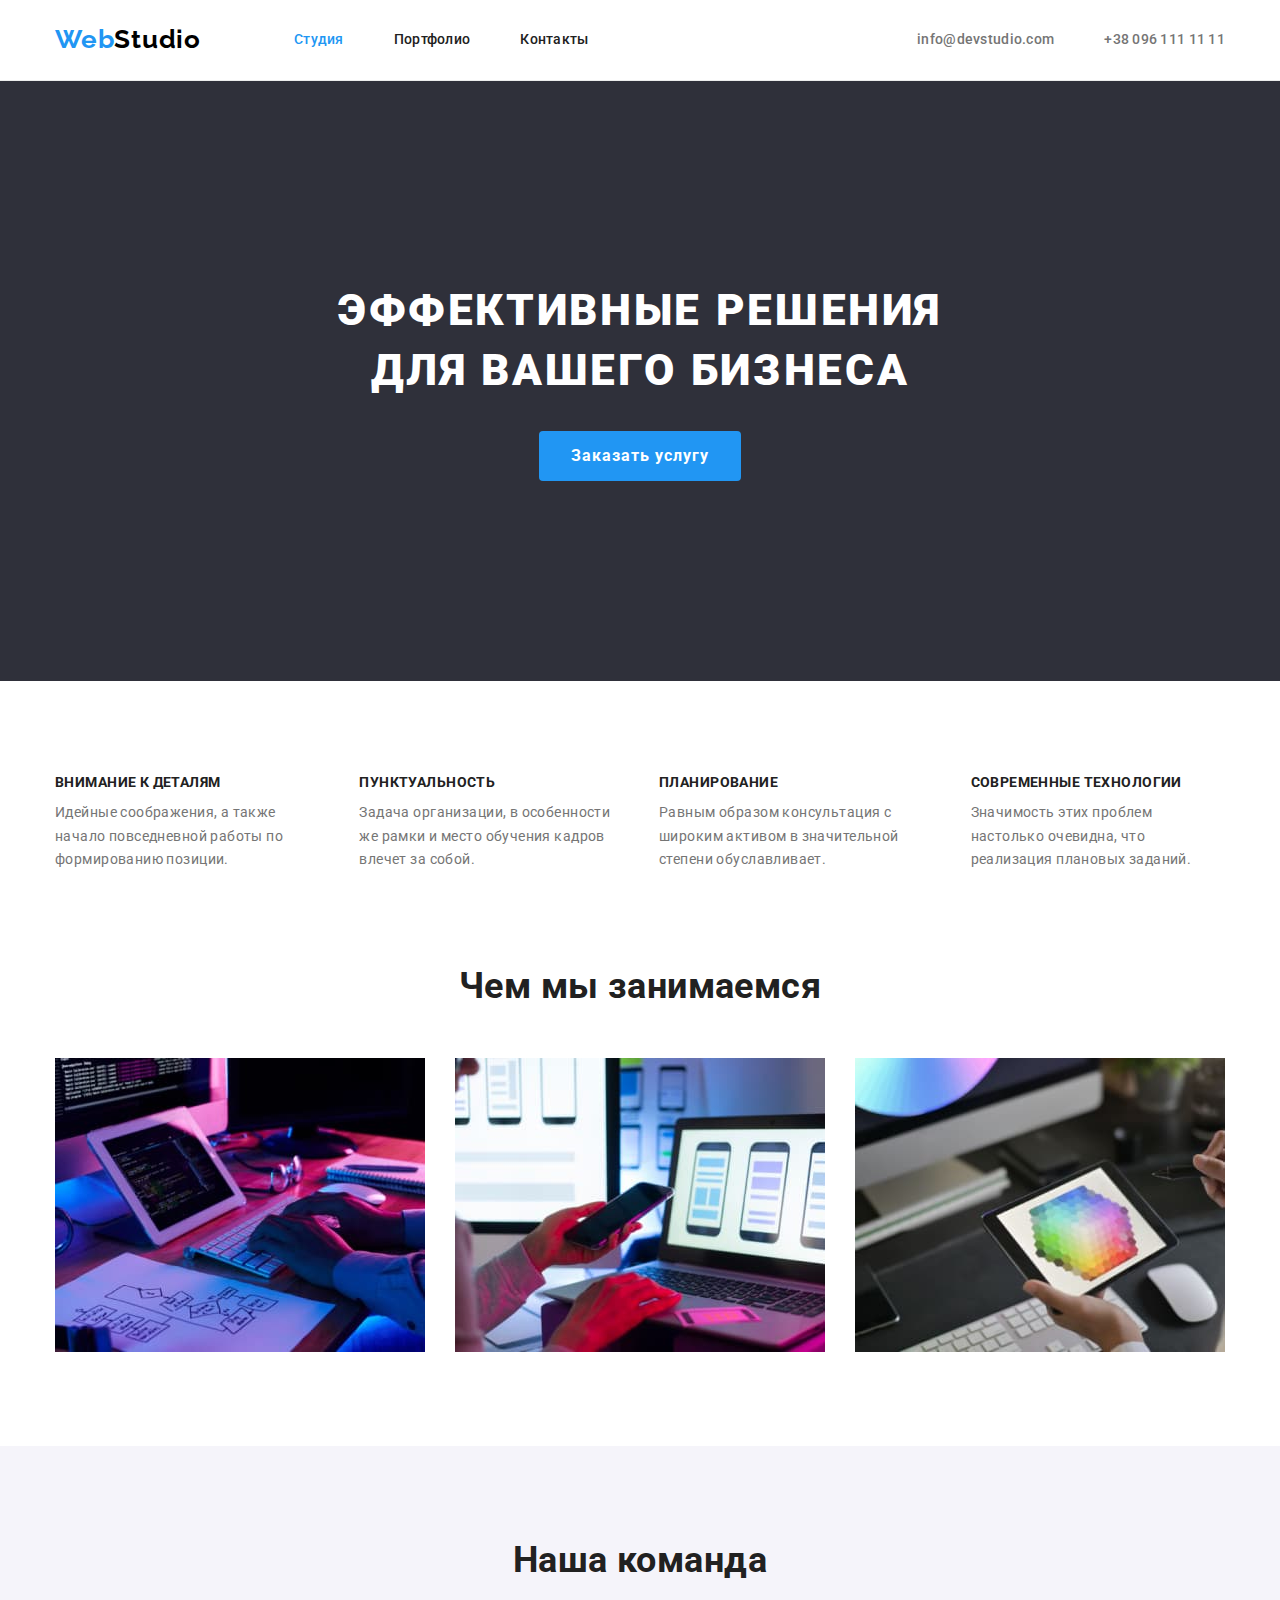
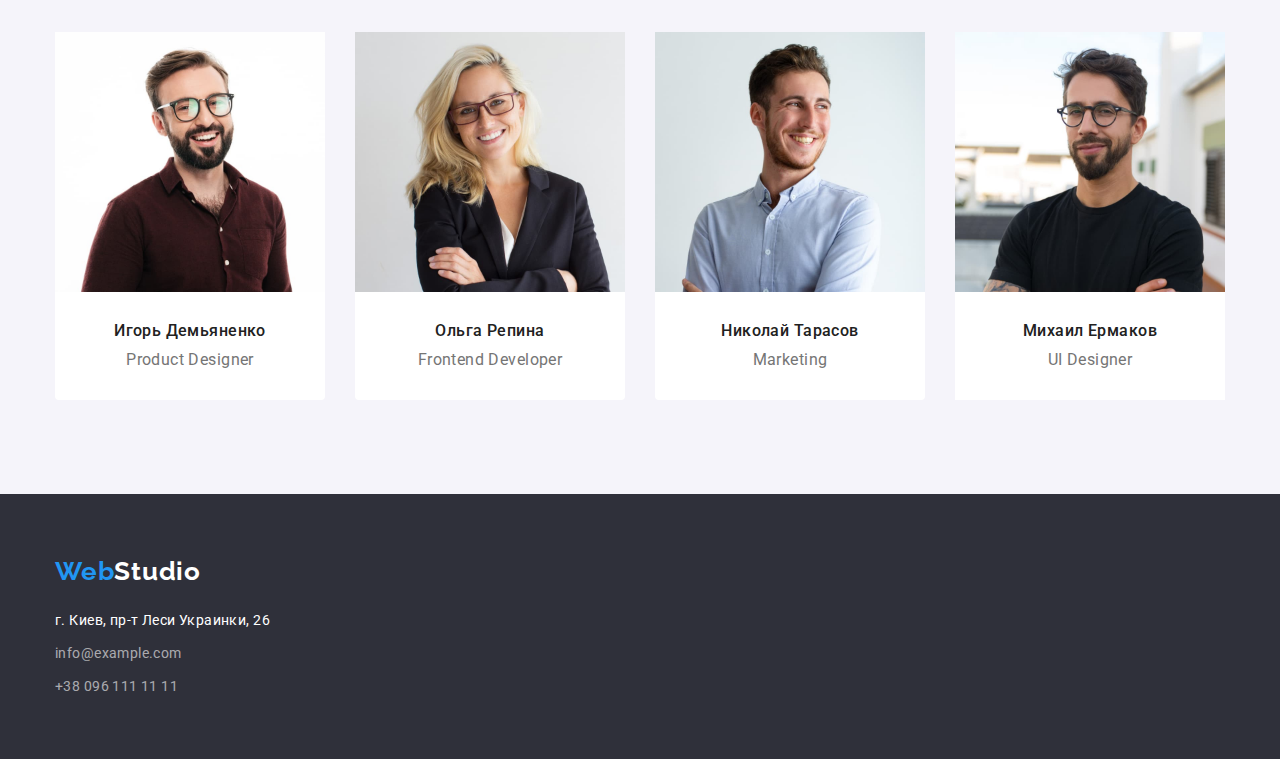
<file: index.html>
<!DOCTYPE html>
<html lang="ru">
<head>
    <meta charset="UTF-8">
    <meta http-equiv="X-UA-Compatible" content="IE=edge">
    <meta name="viewport" content="width=device-width, initial-scale=1.0">
    <title>Document</title>
    <link href="https://fonts.googleapis.com/css2?family=Raleway:wght@700&family=Roboto:wght@400;500;700;900&display=swap" rel="stylesheet">
    <link rel="stylesheet" href="https://cdnjs.cloudflare.com/ajax/libs/modern-normalize/1.1.0/modern-normalize.min.css">
    <link rel="stylesheet" href="./css/styles.css">
</head>

<body>
    <header class="site-header">
        <div class="container header-menu">
            
            <a href="./index.html" class="logo"><span class="logo-first" lang="en">Web</span>Studio</a>
            <nav class="navigation">
                <ul class="site-nav-list list">    
                    <li class="item" > <a class="site-nav-link-current link" href="./index.html">Студия</a></li>
                    <li class="item" > <a class="site-nav-link link" href="./portfolio.html">Портфолио</a></li>
                    <li class="item" > <a class="site-nav-link link" href="">Контакты</a></li>
                </ul>
            </nav>
            <ul class="site-header-contacts list">
                <li class="item"> <a class="site-header-contact" href="mailto:info@devstudio.com" lang="en">info@devstudio.com</a></li>
                <li class="item"> <a class="site-header-contact" href="tel:+380961111111">+38 096 111 11 11</a></li>           
            </ul>
        </div>
        
    </header>   
    <main>
        <section class="site-hero">
            <div class="container">
                <h1 class="site-hero-title">Эффективные решения для вашего бизнеса</h1>
                <button type="button" class="site-hero-button">Заказать услугу</button>
            </div>
                
            
        </section>
        <section class="section">
            <div class="container">
                <h2 class="visually-hidden" > Наши приемушества </h2>
                <ul class="main-text-list list">
                    <li class="main-text"> 
                        <h3 class="section-subtitle">Внимание к деталям</h3>
                        <p class="text">Идейные соображения, а также начало повседневной работы по формированию позиции.</p>
                    </li>
                    <li class="main-text">
                        <h3 class="section-subtitle">Пунктуальность</h3>
                        <p class="text">Задача организации, в особенности же рамки и место обучения кадров влечет за собой.</p>
                    </li>
                    <li class="main-text">
                         <h3 class="section-subtitle">Планирование</h3>
                        <p class="text">Равным образом консультация с широким активом в значительной степени обуславливает.</p>
                    </li>
                    <li class="main-text">  
                        <h3 class="section-subtitle">Современные технологии</h3>
                        <p class="text">Значимость этих проблем настолько очевидна, что реализация плановых заданий.</p>
                    </li>
    
                </ul>

            </div>
            
        </section>
        <section class="work-section section">
            <div class="container">
                <h2 class="section-title">Чем мы занимаемся</h2>
                <ul class="work-list list">
                    <li class="work-item"><img src="./images/pic.1.jpg" alt="програмирование" width="370"></li>
                    <li class="work-item"><img src="./images/pic.2.jpg" alt="дизайн" width="370"></li>
                    <li class="work-item"><img src="./images/pic.3.jpg" alt="работа с цветом" width="370"></li>
                </ul>

            </div>
            
        </section>
        <section class="company-team section ">
            <div class="container">
                <h2 class="section-title">Наша команда</h2>
                <ul class="team-list list" >
                <li class="team-item"><img src="./images/team1.jpg" alt=" фото Игорь Демьяненко " width="270">
                    <div class="team-description">
                        <h3 class="team-name">Игорь Демьяненко</h3>
                        <p class="team-profession" lang="en">Product Designer</p>
                    </div>
                    
                </li>
                <li  class="team-item">
                    <img src="./images/team2.jpg" alt="фото Ольга Репина" width="270">
                    <div class="team-description">
                        <h3 class="team-name">Ольга Репина</h3>
                        <p class="team-profession" lang="en">Frontend Developer</p>
                    </div>
                    
                </li>
                <li  class="team-item">
                    <img src="./images/team3.jpg" alt="фото Николай Тарасов " width="270">
                    <div class="team-description">
                        <h3 class="team-name">Николай Тарасов</h3>
                        <p class="team-profession" lang="en">Marketing</p>
                    </div>
                    
                </li>
                <li  class="team-item">
                    <img src="./images/team4.jpg" alt="фото Михаил Ермаков " width="270">
                    <div class="team-description">
                        <h3 class="team-name">Михаил Ермаков</h3>
                        <p class="team-profession" lang="en">UI Designer</p>
                    </div>
                    

                </li>            

            </ul>
            </div>
            

        </section>      
        
    
    </main>
    <footer class="footer">
        <div class="container">
            <a href="./index.html" class="footer-logo" lang="en"><span class="logo-first">Web</span>Studio</a>
        
        <address class="address" >
            <ul class="contacts-list list">
                <li class="footer-item" ><a class="footer-address link" href="https://bit.ly/3pXMvUd" target="_blank" rel="noopener noreferrer">г. Киев, пр-т
                    Леси Украинки, 26</a> </li>
                <li class="footer-item"><a class="footer-contact mail link" href="mailto:info@devstudio.com" lang="en">info@example.com</a> </li>
                <li class="footer-item"><a class="footer-contact phone link" href="tel:+380961111111">+38 096 111 11 11</a> </li>
              </ul>
        </address>   
        </div>
        
        
     </footer>
   
    
</body>
</html>
</file>
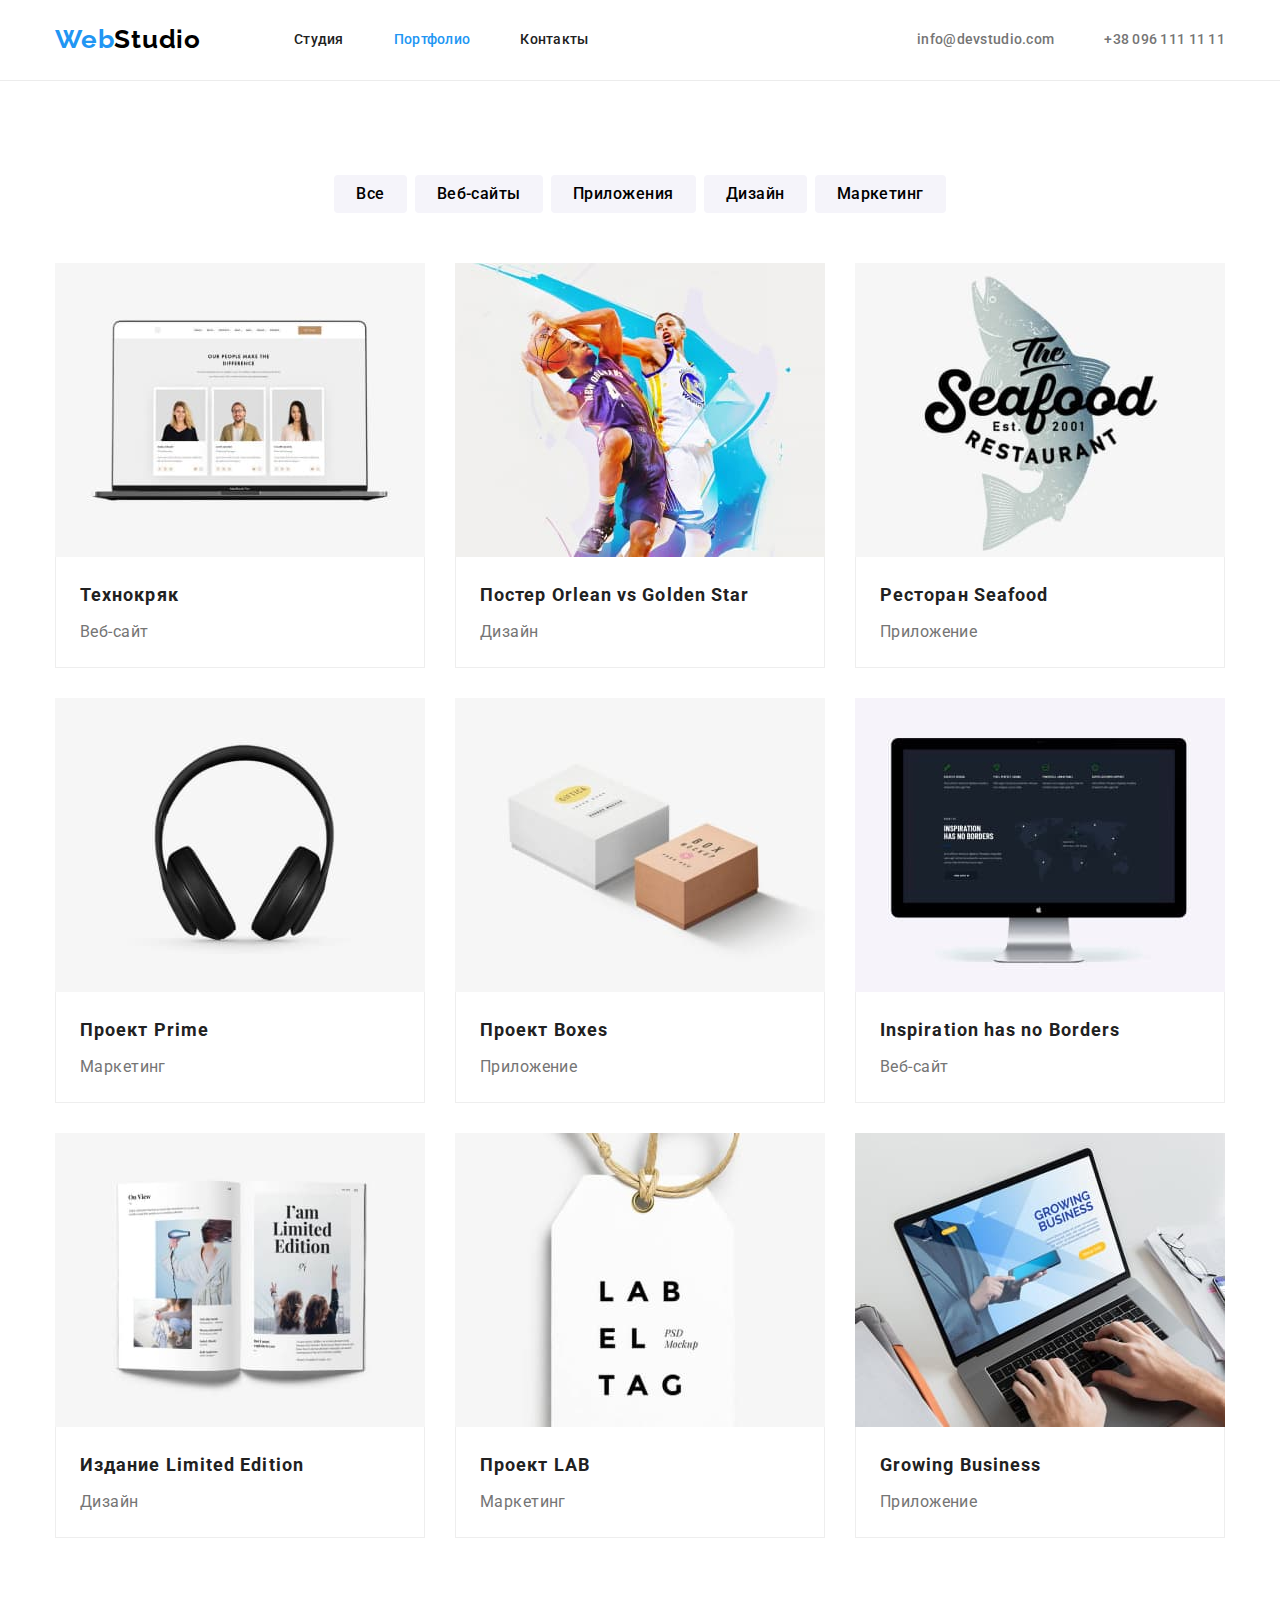
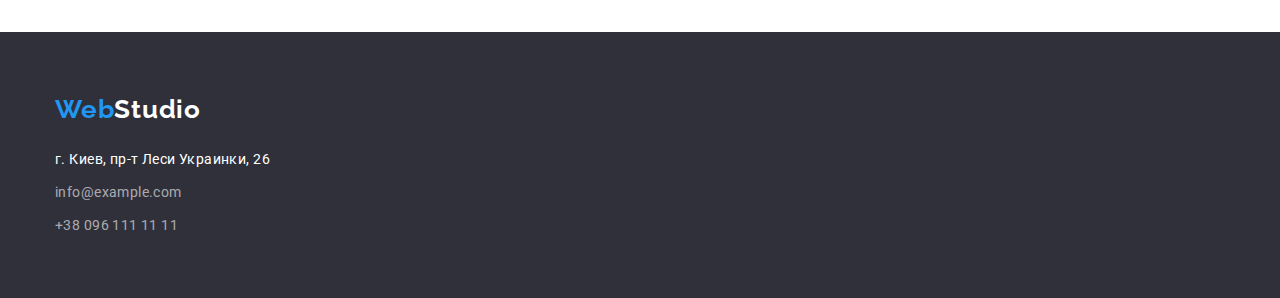
<file: portfolio.html>
<!DOCTYPE html>
<html lang="ru">
<head>
    <meta charset="UTF-8">
    <meta http-equiv="X-UA-Compatible" content="IE=edge">
    <meta name="viewport" content="width=device-width, initial-scale=1.0">
    <title>Document</title>
    <link href="https://fonts.googleapis.com/css2?family=Raleway:wght@700&family=Roboto:wght@400;500;700;900&display=swap" rel="stylesheet">
    <link rel="stylesheet" href="https://cdnjs.cloudflare.com/ajax/libs/modern-normalize/1.1.0/modern-normalize.min.css">
    <link rel="stylesheet" href="./css/styles.css"/>
</head>
<body>
    <header class="site-header">
        <div class="container header-menu">

            <a href="./index.html" class="logo" lang="en"><span class="logo-first">Web</span>Studio</a>
            <nav class="navigation">
                <ul class="site-nav-list list">    
                    <li class="item"> <a class="site-nav-link link" href="./index.html">Студия</a></li>
                    <li class="item"> <a class="site-nav-link-current link" href="./portfolio.html">Портфолио</a></li>
                    <li class="item"> <a class="site-nav-link link" href="">Контакты</a></li>
                </ul>
            </nav>
            <ul class="site-header-contacts list">
                <li class="item"> <a class="site-header-contact" href="mailto:info@devstudio.com" lang="en">info@devstudio.com</a></li>
                <li class="item"> <a class="site-header-contact" href="tel:+380961111111">+38 096 111 11 11</a></li>           
            </ul>
        </div>
       
    </header>  
    <main>
        <section  class="section">
            <div class="container">
                <h1 class=visually-hidden >Галерея робот</h1>
                <ul class="button-list list">
                    <li class="btn"><button type="button" class="filter-button">Все</button></li>
                    <li class="btn"><button type="button" class="filter-button">Веб-сайты</button></li>
                    <li class="btn"><button type="button" class="filter-button">Приложения</button></li>
                    <li class="btn"><button type="button" class="filter-button">Дизайн</button></li>
                    <li class="btn"><button type="button" class="filter-button">Маркетинг</button></li>
                </ul>
                <ul class="project-list list">
                    <li class="project-card"><img width="370" src="./images/portfolio1.jpg" alt="Веб-сайт Технокряк">
                        <div class="project-card-description">
                            <h2 class="project-title">Технокряк</h2>
                            <p class="project-description">Веб-сайт</p>
                        </div>
                    </li>
                    <li class="project-card"><img width="370" src="./images/portfolio2.jpg" alt="Дизайн постера New Orlean vs Golden Star">
                        <div class="project-card-description">
                            <h2 class="project-title">Постер  <span lang="en"> Orlean vs Golden Star </span></h2>
                            <p class="project-description">Дизайн</p>
                        </div>
                    </li>
                    <li class="project-card"><img width="370" src="./images/portfolio3.jpg" alt="Приложение ресторана Seafood">
                        <div class="project-card-description">
                            <h2 class="project-title">Ресторан <span lang="en">Seafood </span></h2>
                            <p class="project-description">Приложение</p>
                        </div>
                    
                    </li>
                    <li class="project-card"><img width="370" src="./images/portfolio4.jpg" alt="Маркетинг проека Prime">
                        <div class="project-card-description">
                            <h2 class="project-title">Проект <span lang="en"> Prime </span></h2>
                            <p class="project-description">Маркетинг</p>
                        </div>
                    
                    </li>
                    <li class="project-card"><img width="370" src="./images/portfolio5.jpg" alt="Приложение проекта Boxes">
                        <div class="project-card-description"> 
                            <h2 class="project-title">Проект <span lang="en">Boxes </span></h2>
                            <p class="project-description">Приложение</p>
                        </div>
                    
                    </li>
                    <li class="project-card"><img width="370" src="./images/portfolio6.jpg" alt="Веб-сайт Inspiration has no Borders">
                        <div class="project-card-description">
                            <h2 class="project-title" lang="en">Inspiration has no Borders</h2>
                            <p class="project-description">Веб-сайт</p>
                        </div>
                    
                    </li>
                    <li class="project-card"><img width="370" src="./images/portfolio7.jpg" alt="Дизайн издания Limited Edition">
                        <div class="project-card-description">
                            <h2 class="project-title">Издание <span lang="en">Limited Edition </span></h2>
                            <p class="project-description">Дизайн</p>
                        </div>
                    
                    </li>
                    <li class="project-card"><img width="370" src="./images/portfolio8.jpg" alt="Маркетинг проекта LAB">
                        <div class="project-card-description">
                            <h2 class="project-title">Проект <span lang="en"> LAB</span></h2>
                            <p class="project-description">Маркетинг</p>
                        </div>
                    
                    </li>
                    <li class="project-card" ><img width="370" src="./images/portfolio9.jpg" alt="Приложение Growing Business">
                        <div class="project-card-description">
                            <h2 class="project-title" lang="en">Growing Business</h2>
                            <p class="project-description">Приложение</p>
                        </div>
                    
                    </li>
                </ul>
            </div>
            
        </section>   
    </main>
    <footer class="footer">
        <div class="container">
            <a href="./index.html" class="footer-logo" lang="en"><span class="logo-first">Web</span>Studio</a>
        
            <address >
                <ul class="contacts-list list">
                    <li class="footer-item" ><a class="footer-address link" href="https://bit.ly/3pXMvUd" target="_blank" rel="noopener noreferrer">г. Киев, пр-т
                    Леси Украинки, 26</a> </li>
                    <li class="footer-item"><a class="footer-contact mail link" href="mailto:info@devstudio.com" lang="en">info@example.com</a> </li>
                    <li class="footer-item"><a class="footer-contact phone link" href="tel:+380961111111">+38 096 111 11 11</a> </li>
              </ul>
        </address>   
        </div>
        
     </footer>
    
</body>
</html>
</file>
<file: css/styles.css>
:root {
    --primary-text-color:#757575;
    --title-text-color:#212121;
    --accent-color:#2196F3;
    --white-color: #FFFFFF;
    --main-border-color:#EEEEEE ;
    --dark-bacground-color:#2F303A ;
    --black-color: #000000;
    --light-grey-color: #ECECEC;
    --grey-bacground-color: #F5F4FA ;
    --footer-contact-color:  rgba(255, 255, 255, 0.6);
    --figma-bacground-color: #E5E5E5 ;
}


body {
    color: var(--primary-text-color);
    background-color: var(--white-color);
    font-family: Roboto, sans-serif;
    letter-spacing:  0.03em;
    font-size: 14px;
    
   }
h1,
h2, 
h3, 
h4, 
h5, 
h6, 
p {
     margin: 0;        
    }

img {
    display: block;
    max-width: 100%;
    height: auto;
    }

address{ 
    font-style: normal;
    text-decoration: none;
    margin-top: 20px;
}
.section{
    padding-top: 94px;
    padding-bottom: 94px;
}

.container{
    width: 1200px;
    padding-left: 15px;
    padding-right: 15px;
    margin: 0 auto
}

.list {
    list-style: none;
    padding-left: 0;
    margin: 0;
}
.link {
    text-decoration: none;
}


/* Site navigation*/

.site-header{
    border-bottom: solid 1px var(--light-grey-color);
}
.header-menu{
    display: flex;
    align-items: center;

}
.logo {
display: inline-block;
text-decoration-line: none;
color: var(--black-color);
font-family:Raleway, sans-serif;
font-weight: 700;
font-size: 26px;
line-height: 1.2;
letter-spacing: 0.03em;
margin-top: 24px;
margin-bottom: 25px;
}
.logo-first{
    color: var(--accent-color);
    
}
.navigation {
    margin-left: 93px;
}
.site-nav-list {
    display: flex;    
    color: var(--title-text-color);
    list-style: none;
    font-weight: 500;
    line-height: 1.14;
    letter-spacing: 0.02em ;
    
   
}
.site-nav-list .item { 
    margin-right: 50px;
}

.site-nav-list .item:last-child{
    margin-right: 0px;
} 
 .site-nav-link {
    display: block;
    padding-top: 32px;
    padding-bottom: 32px;
    color: var(--title-text-color);
    font-size: 14px;
    
   
}
.site-nav-link:hover, 
.site-nav-link:focus{
    color: var(--accent-color);
    
}
.site-nav-link-current {
    display: block;
    padding-top: 32px;
    padding-bottom: 32px;
    color: var(--accent-color);

}
.site-header-contacts {
    display: flex;
    margin-left: auto;
    color: var(--primary-text-color);
    
}
.site-header-contact{
    display: flex;
    padding-top: 32px;
    padding-bottom: 32px;

    color: var(--primary-text-color);
    text-decoration-line: none;
    list-style: none;
    font-weight: 500;
    line-height: 1.14;
    letter-spacing: 0.02em ;
}
.site-header-contacts .item{ 
    margin-right: 50px;

}
.site-header-contacts .item:last-child {
    margin-right: 0px;
}


.site-header-contact:hover,
.site-header-contact:focus {
    color:var(--accent-color);
}
/* main content 1 page*/

.site-hero {
background-color:var(--dark-bacground-color);
text-align: center;
padding-top: 200px;
padding-bottom: 200px;
}
.site-hero-title{
color: var(--white-color);
font-size: 44px;
font-weight: 900;
line-height: 1.36;
letter-spacing: 0.06em;
text-align: center;
text-transform: uppercase;
width: 696px;
margin: 0 auto;
}


.site-hero-button {
    color: var(--white-color);
    background-color:var(--accent-color) ;
    font-size: 16px;
    font-weight: 700;
    line-height: 1.88;
    font-family: inherit;
    cursor: pointer;
    letter-spacing: 0.06em;
    display: inline-block;
    min-width: 200px;
    padding: 10px 32px;
    text-align: center;
    border-radius: 4px;
    border: none;
    margin-top: 30px;


}
.site-hero-button:hover,
.site-hero-button:focus{
    background-color: #188CE8 ;

}
.visually-hidden {
    position: absolute;
    width: 1px;
    height: 1px;
    margin: -1px;
    border: 0;
    padding: 0;
    
    white-space: nowrap;
    clip-path: inset(100%);
    clip: rect(0 0 0 0);
    overflow: hidden;
  }
  

.section-title {
    color: var(--title-text-color);
    font-size: 36px;
    line-height: 1.16;
    text-align: center;
    margin-bottom: 50px;
}
.main-text-list{
    display: flex;
}
.main-text{
    margin-right: 30px;
    text-align: left;
    flex-basis: calc((100%-90px)/4);
}
.main-text:last-child{
    margin-right: 0px;
}
.section-subtitle {
    color: var(--title-text-color);
    line-height: 1.14;
    text-transform: uppercase;
    font-size: 14px;
    margin-bottom: 10px;
    }
.text{
line-height: 1.7;
}
.work-section{ 
    padding-top: 0;
    padding-bottom: 94px;
}

.work-list{
    display: flex;
}
.work-item{ 
    flex-basis: calc((100%-60px)/3); 
     
}
.work-item:not(:last-child){
    margin-right: 30px;
}

.company-team{
    background-color: var(--grey-bacground-color);
    }
.team-list{
    display: flex;
 }
.team-item:not(:last-child){
    margin-right: 30px;
    flex-basis: calc((100%-90px)/4);
    border-bottom-left-radius: 4px; 
    border-bottom-right-radius: 4px;

}
.team-description{
    padding-top: 30px;
    padding-bottom: 30px;
    text-align: center;
    
}

.team-item{
    background-color: var(--white-color);
    max-width: 270px;
}

.team-name {
    color: var(--title-text-color);
    font-size: 16px;
    font-weight: 500;
    line-height: 1.18;
    margin-bottom: 10px;
}

.team-profession {
    font-size: 16px;
    line-height: 1.18;
}



/*portfolio main*/


.button-list {
margin-bottom: 50px;
display: flex;
justify-content: center;


}
.button-list>.btn:not(:last-child){
    margin-right: 8px;
}

.filter-button { 
background-color: var(--grey-bacground-color);
 font-family: inherit;
 font-weight: 500;
 font-size: 16px;
 line-height: 1.63;
 letter-spacing: 0.03em;
 cursor: pointer;
 padding:6px 22px;
 border-radius: 4px;
 border: none;

} 
.filter-button :not(:last-child){
    margin-right: 22px;
}

.filter-button:focus,
.filter-button:hover  {
    color: var(--white-color);
    background-color:var(--accent-color);
 }
 .project-list{
    display: flex;
    flex-wrap: wrap;
    margin-right: -30px;
    margin-bottom: -30px;
}
.project-card{
    margin-right: 30px;
    margin-bottom: 30px;
    flex-basis: calc(100%/3-30px); 
}
 /*.project-card:nth-child(3n){
    margin-right: 0px;
}
.project-card:nth-last-child(-n+3){
    margin-bottom: 0px;
}*/


.project-title{
color: var(--title-text-color);
font-size:18px ;
line-height:2 ;
letter-spacing: 0.06em;
background-color: var(--white-color);
margin-bottom: 4px;
}
.project-card-description {
    padding-left: 24px;
    padding-right: 24px;
    padding-top: 20px;
    padding-bottom: 20px;
    border: solid 1px var(--main-border-color) ;
    border-top: none;
}
.project-description {
    font-size: 16px;
    line-height: 1.87;
    background-color: var(--white-color);
}

/*footer*/

.footer{
    background-color: var(--dark-bacground-color);
    padding-top: 60px;
    padding-bottom: 60px;
}
.footer-logo { color:var(--white-color);
    font-family:Raleway, sans-serif;
    font-weight: 700;
    font-size: 26px;
    line-height: 1.38;
    letter-spacing: 0.03em;
    text-decoration: none;
}

.footer-item{
    display: block;
}
.footer-item:not(:last-child){
    margin-bottom: 9px;
}

.footer-address{
    color: var(--white-color);
    margin-top: 20px;
    line-height: 1.71;

    
}
.footer-address:hover,
.footer-address:focus{
    color: var(--accent-color);
}
.footer-contact {
    color:var(--footer-contact-color);
    line-height: 1.71;
    }

  
.footer-contact:hover,
.footer-contact:focus{
    color: var(--accent-color);
}
</file>
